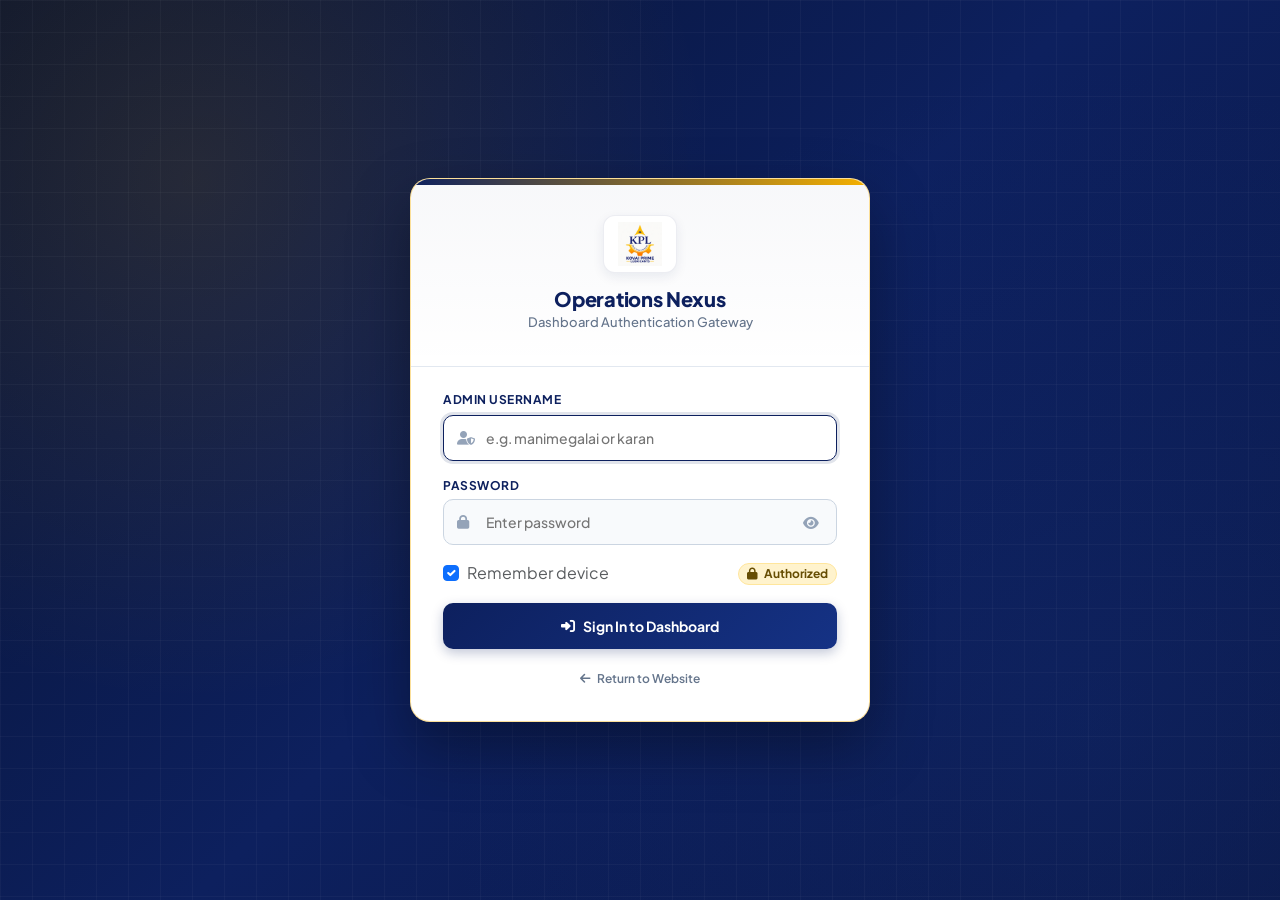
<file: login.html>
<!DOCTYPE html>
<html lang="en">
<head>
    <meta charset="UTF-8">
    <meta name="viewport" content="width=device-width, initial-scale=1.0">
    <title>Admin Login | Kovai Prime Lubricants</title>
    
    <!-- Google Fonts -->
    <link href="https://fonts.googleapis.com/css2?family=Plus+Jakarta+Sans:wght@400;500;600;700;800&family=JetBrains+Mono:wght@500;700&display=swap" rel="stylesheet">
    
    <!-- Bootstrap 5.3 -->
    <link href="https://cdn.jsdelivr.net/npm/bootstrap@5.3.2/dist/css/bootstrap.min.css" rel="stylesheet">
    
    <!-- FontAwesome 6 Pro Icons -->
    <link rel="stylesheet" href="https://cdnjs.cloudflare.com/ajax/libs/font-awesome/6.4.2/css/all.min.css">
    
    <style>
        :root {
            --kpl-navy: #0D205E;
            --kpl-navy-dark: #071230;
            --kpl-navy-light: #153285;
            --kpl-gold: #F5B000;
            --kpl-gold-dark: #D97706;
            --kpl-gold-subtle: #FFFBEB;
            --kpl-border: #E2E8F0;
        }

        * {
            box-sizing: border-box;
            margin: 0;
            padding: 0;
            font-family: 'Plus Jakarta Sans', sans-serif;
        }

        body {
            min-height: 100vh;
            background: radial-gradient(circle at 15% 20%, rgba(245, 176, 0, 0.12) 0%, transparent 40%),
                        radial-gradient(circle at 85% 80%, rgba(21, 50, 133, 0.25) 0%, transparent 50%),
                        linear-gradient(135deg, #071230 0%, #0D205E 50%, #0B1947 100%);
            display: flex;
            align-items: center;
            justify-content: center;
            padding: 24px 16px;
            color: #FFFFFF;
            position: relative;
        }

        body::before {
            content: '';
            position: absolute;
            inset: 0;
            background-image: linear-gradient(rgba(255, 255, 255, 0.03) 1px, transparent 1px),
                              linear-gradient(90deg, rgba(255, 255, 255, 0.03) 1px, transparent 1px);
            background-size: 32px 32px;
            pointer-events: none;
        }

        .login-card {
            width: 100%;
            max-width: 460px;
            background: #FFFFFF;
            border-radius: 20px;
            border: 1px solid rgba(245, 176, 0, 0.4);
            box-shadow: 0 25px 60px rgba(0, 0, 0, 0.35);
            color: #0F172A;
            position: relative;
            z-index: 10;
            overflow: hidden;
            animation: fadeInScale 0.35s cubic-bezier(0.16, 1, 0.3, 1);
        }

        @keyframes fadeInScale {
            from { opacity: 0; transform: scale(0.97) translateY(10px); }
            to { opacity: 1; transform: scale(1) translateY(0); }
        }

        .card-top-trim {
            height: 6px;
            background: linear-gradient(90deg, var(--kpl-navy) 0%, var(--kpl-gold) 100%);
            width: 100%;
        }

        .login-header {
            padding: 30px 32px 18px;
            text-align: center;
            border-bottom: 1px solid var(--kpl-border);
            background: linear-gradient(180deg, rgba(13, 32, 94, 0.03) 0%, transparent 100%);
        }

        .brand-logo-wrap {
            display: inline-flex;
            align-items: center;
            justify-content: center;
            padding: 6px 14px;
            background: #FFFFFF;
            border-radius: 12px;
            box-shadow: 0 4px 12px rgba(13, 32, 94, 0.08);
            border: 1px solid rgba(13, 32, 94, 0.08);
            margin-bottom: 14px;
        }

        .brand-logo-img {
            height: 44px;
            width: auto;
            object-fit: contain;
        }

        .login-title {
            font-size: 20px;
            font-weight: 800;
            color: var(--kpl-navy);
            letter-spacing: -0.3px;
            margin-bottom: 2px;
        }

        .login-subtitle {
            font-size: 13px;
            color: #64748B;
            font-weight: 500;
        }

        .login-body {
            padding: 24px 32px 32px;
        }

        .form-floating-custom {
            position: relative;
            margin-bottom: 16px;
        }

        .form-floating-custom label {
            display: block;
            font-size: 12px;
            font-weight: 700;
            color: var(--kpl-navy);
            text-transform: uppercase;
            letter-spacing: 0.5px;
            margin-bottom: 6px;
        }

        .input-group-custom {
            position: relative;
            display: flex;
            align-items: center;
        }

        .input-group-custom .input-icon {
            position: absolute;
            left: 14px;
            color: #94A3B8;
            font-size: 14px;
            pointer-events: none;
            z-index: 5;
        }

        .form-control-kpl {
            width: 100%;
            height: 46px;
            padding: 10px 14px 10px 42px;
            border-radius: 10px;
            border: 1.5px solid #CBD5E1;
            font-size: 14px;
            font-weight: 500;
            color: #0F172A;
            background: #F8FAFC;
            transition: all 0.2s;
        }

        .form-control-kpl:focus {
            outline: none;
            border-color: var(--kpl-navy);
            background: #FFFFFF;
            box-shadow: 0 0 0 3px rgba(13, 32, 94, 0.12);
        }

        .toggle-password-btn {
            position: absolute;
            right: 12px;
            background: none;
            border: none;
            color: #94A3B8;
            cursor: pointer;
            padding: 6px;
            font-size: 14px;
            z-index: 5;
        }

        .toggle-password-btn:hover {
            color: var(--kpl-navy);
        }

        .btn-kpl-submit {
            width: 100%;
            height: 46px;
            background: linear-gradient(135deg, var(--kpl-navy) 0%, var(--kpl-navy-light) 100%);
            color: #FFFFFF;
            border: none;
            border-radius: 10px;
            font-size: 14px;
            font-weight: 700;
            display: flex;
            align-items: center;
            justify-content: center;
            gap: 8px;
            cursor: pointer;
            box-shadow: 0 4px 12px rgba(13, 32, 94, 0.25);
            transition: all 0.2s;
        }

        .btn-kpl-submit:hover {
            background: linear-gradient(135deg, #091742 0%, var(--kpl-navy) 100%);
            transform: translateY(-1px);
        }



        .back-to-site-link {
            display: inline-flex;
            align-items: center;
            gap: 6px;
            color: #64748B;
            font-size: 12px;
            font-weight: 600;
            text-decoration: none;
        }

        .back-to-site-link:hover {
            color: var(--kpl-navy);
        }
    </style>
</head>
<body>

    <div class="login-card">
        <div class="card-top-trim"></div>

        <div class="login-header">
            <div class="brand-logo-wrap">
                <img src="assets/images/logo.png" alt="Kovai Prime Lubricants" class="brand-logo-img">
            </div>
            <h1 class="login-title">Operations Nexus</h1>
            <p class="login-subtitle">Dashboard Authentication Gateway</p>
        </div>

        <div class="login-body">
            <div id="loginAlert" class="alert d-none mb-3 py-2 px-3 fs-13 rounded-3" role="alert"></div>

            <form id="loginForm" autocomplete="off">
                <div class="form-floating-custom">
                    <label for="loginUsername">Admin Username</label>
                    <div class="input-group-custom">
                        <i class="fas fa-user-shield input-icon"></i>
                        <input type="text" class="form-control-kpl" id="loginUsername" placeholder="e.g. manimegalai or karan" required autofocus>
                    </div>
                </div>

                <div class="form-floating-custom">
                    <div class="d-flex justify-content-between align-items-center mb-1">
                        <label for="loginPassword" class="mb-0">Password</label>
                        
                    </div>
                    <div class="input-group-custom">
                        <i class="fas fa-lock input-icon"></i>
                        <input type="password" class="form-control-kpl" id="loginPassword" placeholder="Enter password" required>
                        <button type="button" class="toggle-password-btn" id="togglePasswordBtn" title="Show or hide password">
                            <i class="fas fa-eye" id="passwordEyeIcon"></i>
                        </button>
                    </div>
                </div>

                <div class="d-flex align-items-center justify-content-between mb-3">
                    <div class="form-check fs-13">
                        <input class="form-check-input" type="checkbox" id="loginRemember" checked>
                        <label class="form-check-label text-muted" for="loginRemember">
                            Remember device
                        </label>
                    </div>
                    <span class="badge bg-warning-subtle text-warning-emphasis border border-warning-subtle fs-11 px-2 py-0.5 rounded-pill">
                        <i class="fas fa-lock me-1"></i> Authorized
                    </span>
                </div>

                <button type="submit" class="btn-kpl-submit" id="loginSubmitBtn">
                    <i class="fas fa-right-to-bracket text-kpl-gold"></i>
                    <span id="btnSubmitText">Sign In to Dashboard</span>
                </button>
            </form>

            <div class="text-center mt-3">
                <a href="index.html" class="back-to-site-link">
                    <i class="fas fa-arrow-left fs-11"></i> Return to Website
                </a>
            </div>
        </div>
    </div>

    <script>
        

        const toggleBtn = document.getElementById('togglePasswordBtn');
        const passInput = document.getElementById('loginPassword');
        const eyeIcon = document.getElementById('passwordEyeIcon');

        toggleBtn.addEventListener('click', function () {
            if (passInput.type === 'password') {
                passInput.type = 'text';
                eyeIcon.classList.remove('fa-eye');
                eyeIcon.classList.add('fa-eye-slash');
            } else {
                passInput.type = 'password';
                eyeIcon.classList.remove('fa-eye-slash');
                eyeIcon.classList.add('fa-eye');
            }
        });

        const urlParams = new URLSearchParams(window.location.search);
        const loginAlert = document.getElementById('loginAlert');
        if (urlParams.get('logout') === 'true') {
            showAlert('You have been signed out safely.', 'success');
        } else if (urlParams.get('redirect')) {
            showAlert('Please sign in to access the Dashboard.', 'info');
        }

        function showAlert(msg, type = 'danger') {
            loginAlert.className = `alert alert-${type} mb-3 py-2 px-3 fs-13 rounded-3`;
            let icon = type === 'success' ? 'fa-circle-check' : 'fa-circle-exclamation';
            loginAlert.innerHTML = `<i class="fas ${icon} me-1.5"></i> ${msg}`;
            loginAlert.classList.remove('d-none');
        }

        const form = document.getElementById('loginForm');
        const submitBtn = document.getElementById('loginSubmitBtn');
        const submitText = document.getElementById('btnSubmitText');

        form.addEventListener('submit', async function (e) {
            e.preventDefault();

            const username = document.getElementById('loginUsername').value.trim().toLowerCase();
            const password = document.getElementById('loginPassword').value;
            const remember = document.getElementById('loginRemember').checked;

            submitBtn.disabled = true;
            submitText.innerHTML = '<i class="fas fa-circle-notch fa-spin me-2"></i> Authenticating...';

            try {
                const res = await fetch('/api/login', {
                    method: 'POST',
                    headers: { 'Content-Type': 'application/json' },
                    body: JSON.stringify({ username, password, remember })
                });

                const data = await res.json();
                if (res.ok && data.status === 'success') {
                    showAlert('Authentication successful! Loading dashboard...', 'success');
                    document.cookie = `kpl_session=${data.token}; path=/; max-age=${remember ? 604800 : 86400}; SameSite=Lax`;
                    setTimeout(() => {
                        window.location.href = urlParams.get('redirect') || 'dashboard.html';
                    }, 400);
                } else {
                    submitBtn.disabled = false;
                    submitText.innerHTML = 'Sign In to Dashboard';
                    showAlert(data.message || 'Invalid username or password.');
                }
            } catch (err) {
                submitBtn.disabled = false;
                submitText.innerHTML = 'Sign In to Dashboard';
                showAlert('Network or server error. Please try again.');
            }
        });
    </script>
</body>
</html>
</file>
